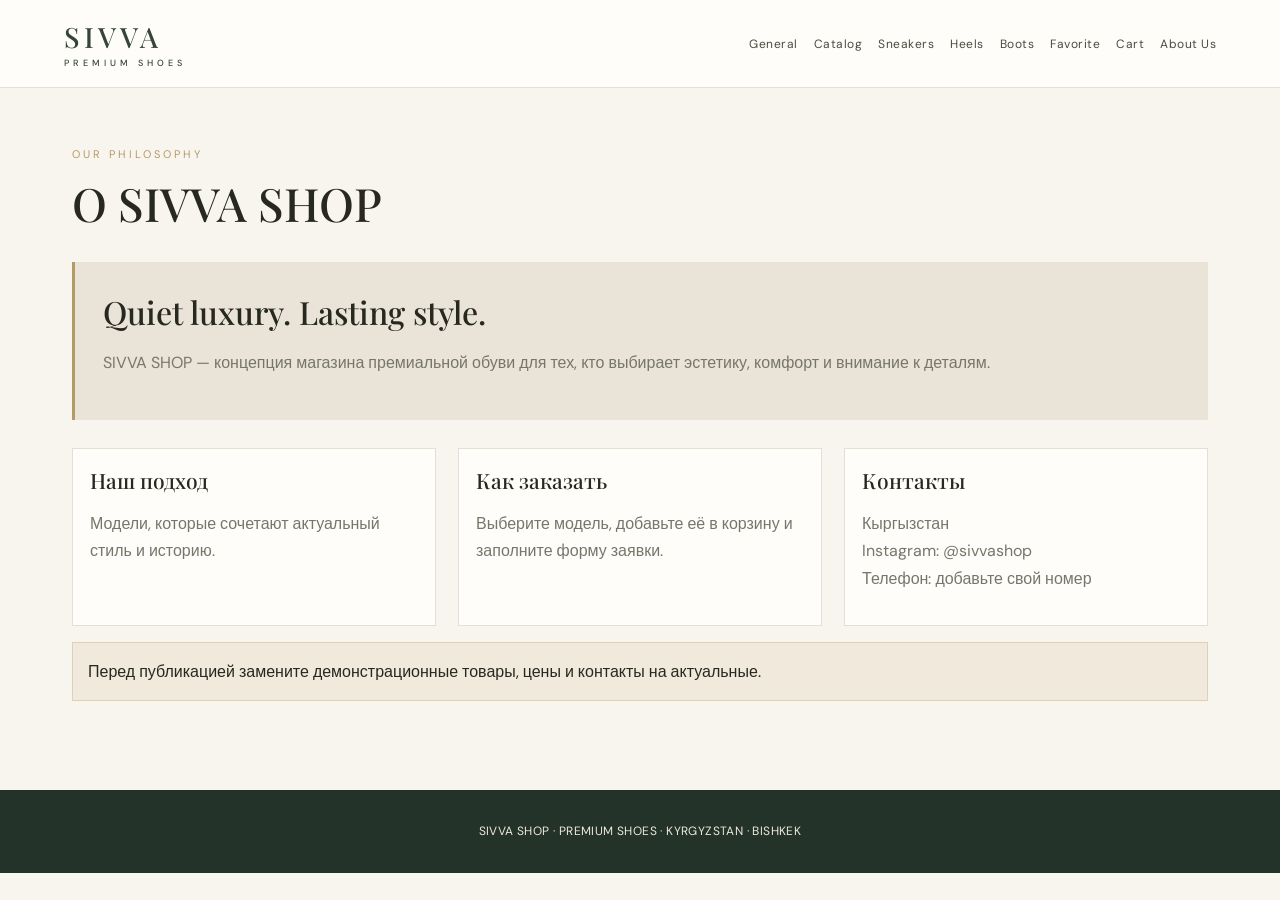
<file: about.html>
<!DOCTYPE html>
<html lang="ru">
<head>
  <meta charset="UTF-8">
  <meta name="viewport" content="width=device-width, initial-scale=1.0">
  <title> O магазине | SIVVA SHOP</title>
  <link rel="stylesheet" href="style.css">
</head>
<body data-page="about">

<header>
  <a class="logo" href="index.html">SIVVA<small>PREMIUM SHOES</small></a>
  <nav>
    <a href="index.html">General</a>
    <a href="catalog.html">Catalog</a>
    <a href="sneakers.html">Sneakers</a>
    <a href="heels.html">Heels</a>
    <a href="boots.html">Boots</a>
    <a href="favorites.html">Favorite</a>
    <a href="cart.html">Cart</a>
    <a href="about.html">About Us</a>
  </nav>
</header>

<section class="section">
  <p class="eyebrow">Our philosophy</p>
  <h1>О SIVVA SHOP</h1>

  <div class="banner">
    <h2>Quiet luxury. Lasting style.</h2>
    <p class="muted">
      SIVVA SHOP — концепция магазина премиальной обуви
      для тех, кто выбирает эстетику, комфорт и внимание к деталям.
    </p>
  </div>

  <div class="grid">
    <div class="product-card">
      <div class="product-info">
        <h3>Наш подход</h3>
        <p class="muted">
          Модели, которые сочетают актуальный стиль
          и историю.
        </p>
      </div>
    </div>

    <div class="product-card">
      <div class="product-info">
        <h3>Как заказать</h3>
        <p class="muted">
          Выберите модель, добавьте её в корзину
          и заполните форму заявки.
        </p>
      </div>
    </div>

    <div class="product-card">
      <div class="product-info">
        <h3>Контакты</h3>
        <p class="muted">
          Кыргызстан<br>
          Instagram: @sivvashop<br>
          Телефон: добавьте свой номер
        </p>
      </div>
    </div>
  </div>

  <p class="notice">
    Перед публикацией замените демонстрационные товары,
    цены и контакты на актуальные.
  </p>
</section>

<footer>SIVVA SHOP · PREMIUM SHOES · KYRGYZSTAN · BISHKEK</footer>
<script src="script.js"></script>
</body>
</html>
</file>
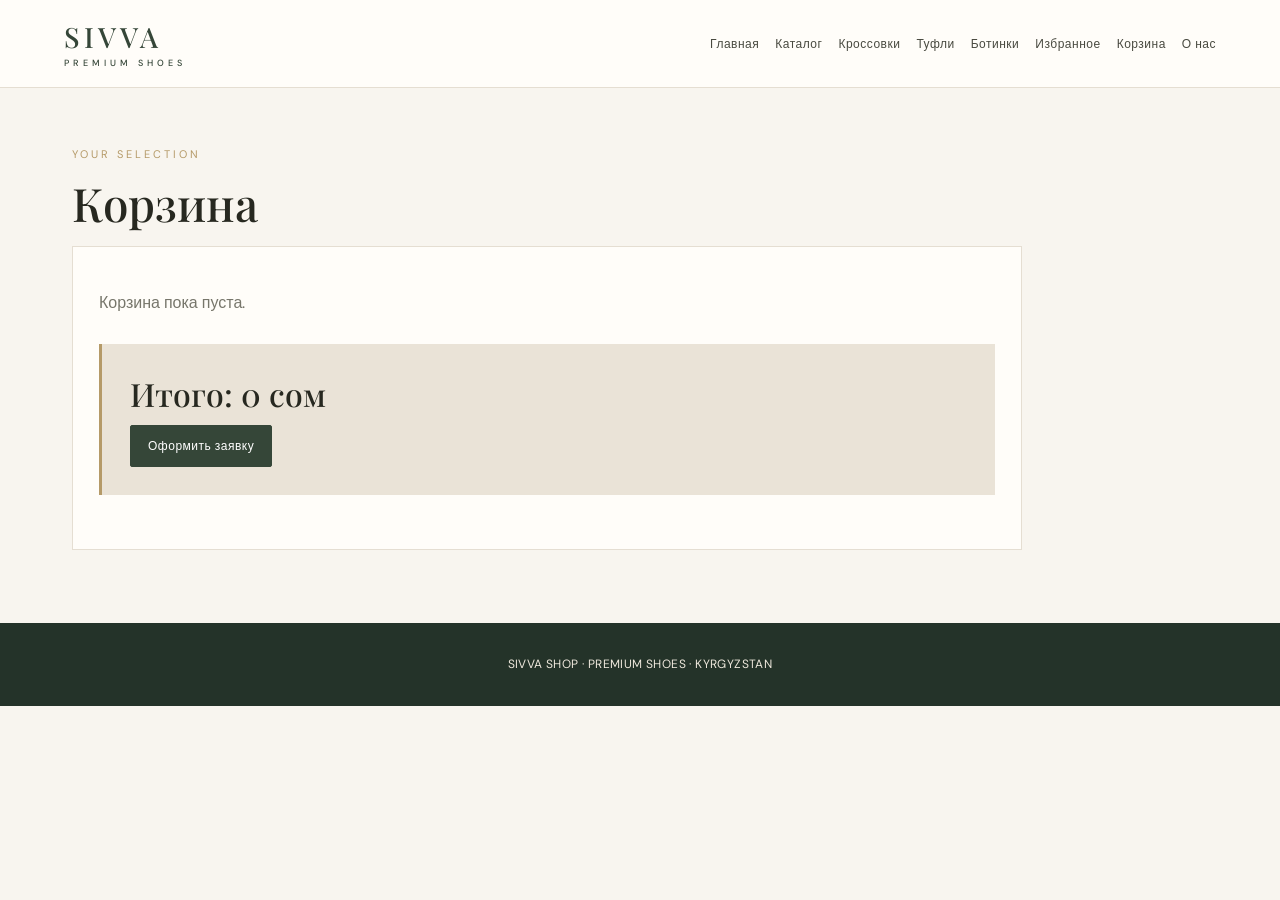
<file: cart.html>
<!DOCTYPE html>
<html lang="ru">
<head>
  <meta charset="UTF-8">
  <meta name="viewport" content="width=device-width, initial-scale=1.0">
  <title>Корзина | SIVVA SHOP</title>
  <link rel="stylesheet" href="style.css">
</head>
<body data-page="cart">

<header>
  <a class="logo" href="index.html">SIVVA<small>PREMIUM SHOES</small></a>
  <nav>
    <a href="index.html">Главная</a>
    <a href="catalog.html">Каталог</a>
    <a href="sneakers.html">Кроссовки</a>
    <a href="heels.html">Туфли</a>
    <a href="boots.html">Ботинки</a>
    <a href="favorites.html">Избранное</a>
    <a href="cart.html">Корзина</a>
    <a href="about.html">О нас</a>
  </nav>
</header>

<section class="section">
  <p class="eyebrow">Your selection</p>
  <h1>Корзина</h1>

  <div class="form-box" style="max-width: 950px;">
    <div id="cartItems"></div>

    <div class="banner">
      <h2>Итого: <span id="cartTotal">0 сом</span></h2>
      <a class="button" href="order.html">Оформить заявку</a>
    </div>
  </div>
</section>

<footer>SIVVA SHOP · PREMIUM SHOES · KYRGYZSTAN</footer>
<script src="script.js"></script>
</body>
</html>
</file>
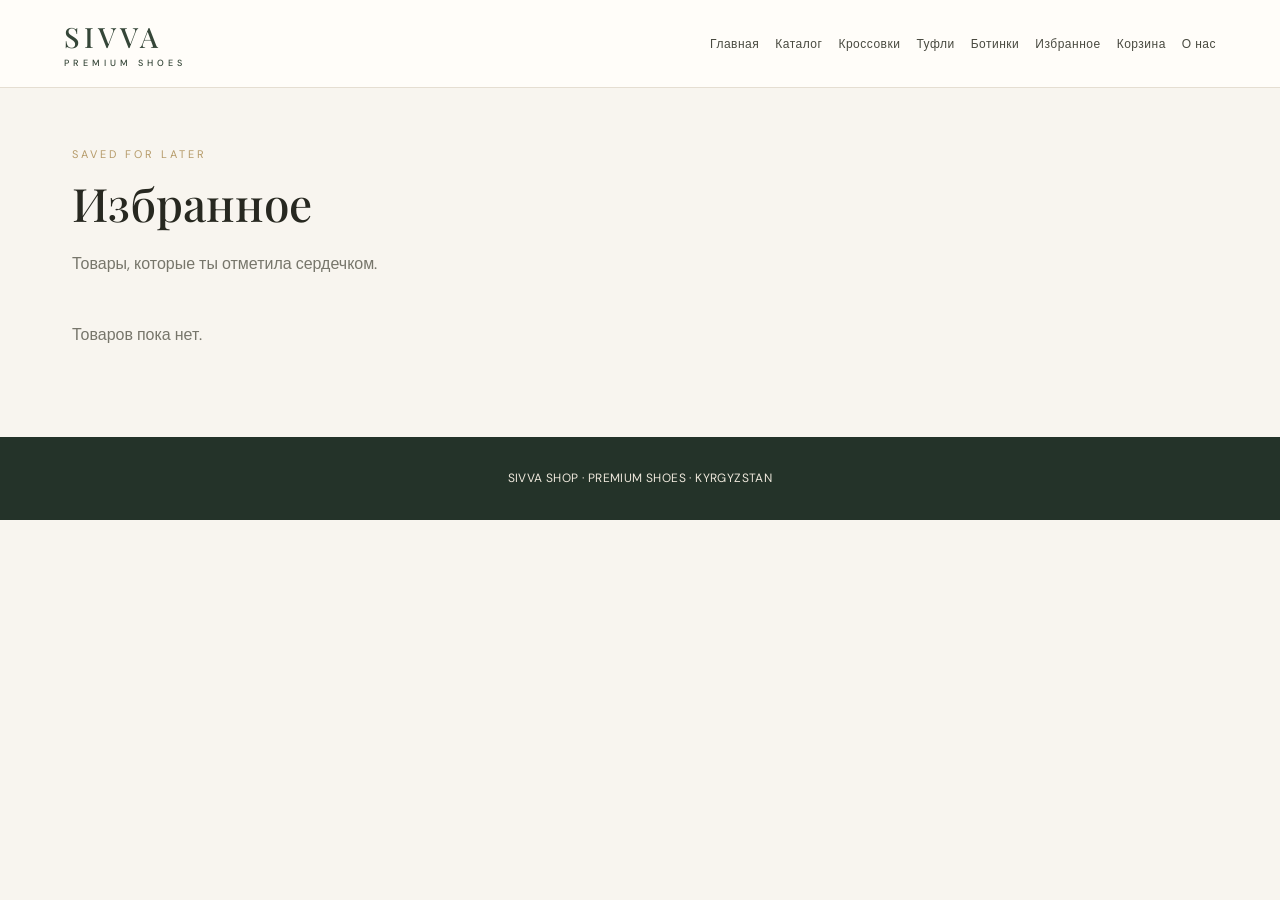
<file: favorites.html>
<!DOCTYPE html>
<html lang="ru">
<head>
  <meta charset="UTF-8">
  <meta name="viewport" content="width=device-width, initial-scale=1.0">
  <title>Избранное | SIVVA SHOP</title>
  <link rel="stylesheet" href="style.css">
</head>
<body data-page="favorites">

<header>
  <a class="logo" href="index.html">SIVVA<small>PREMIUM SHOES</small></a>
  <nav>
    <a href="index.html">Главная</a>
    <a href="catalog.html">Каталог</a>
    <a href="sneakers.html">Кроссовки</a>
    <a href="heels.html">Туфли</a>
    <a href="boots.html">Ботинки</a>
    <a href="favorites.html">Избранное</a>
    <a href="cart.html">Корзина</a>
    <a href="about.html">О нас</a>
  </nav>
</header>

<section class="section">
  <p class="eyebrow">Saved for later</p>
  <h1>Избранное</h1>
  <p class="muted section-intro">
    Товары, которые ты отметила сердечком.
  </p>
  <div id="productList" class="grid"></div>
</section>

<footer>SIVVA SHOP · PREMIUM SHOES · KYRGYZSTAN</footer>
<script src="script.js"></script>
</body>
</html>
</file>
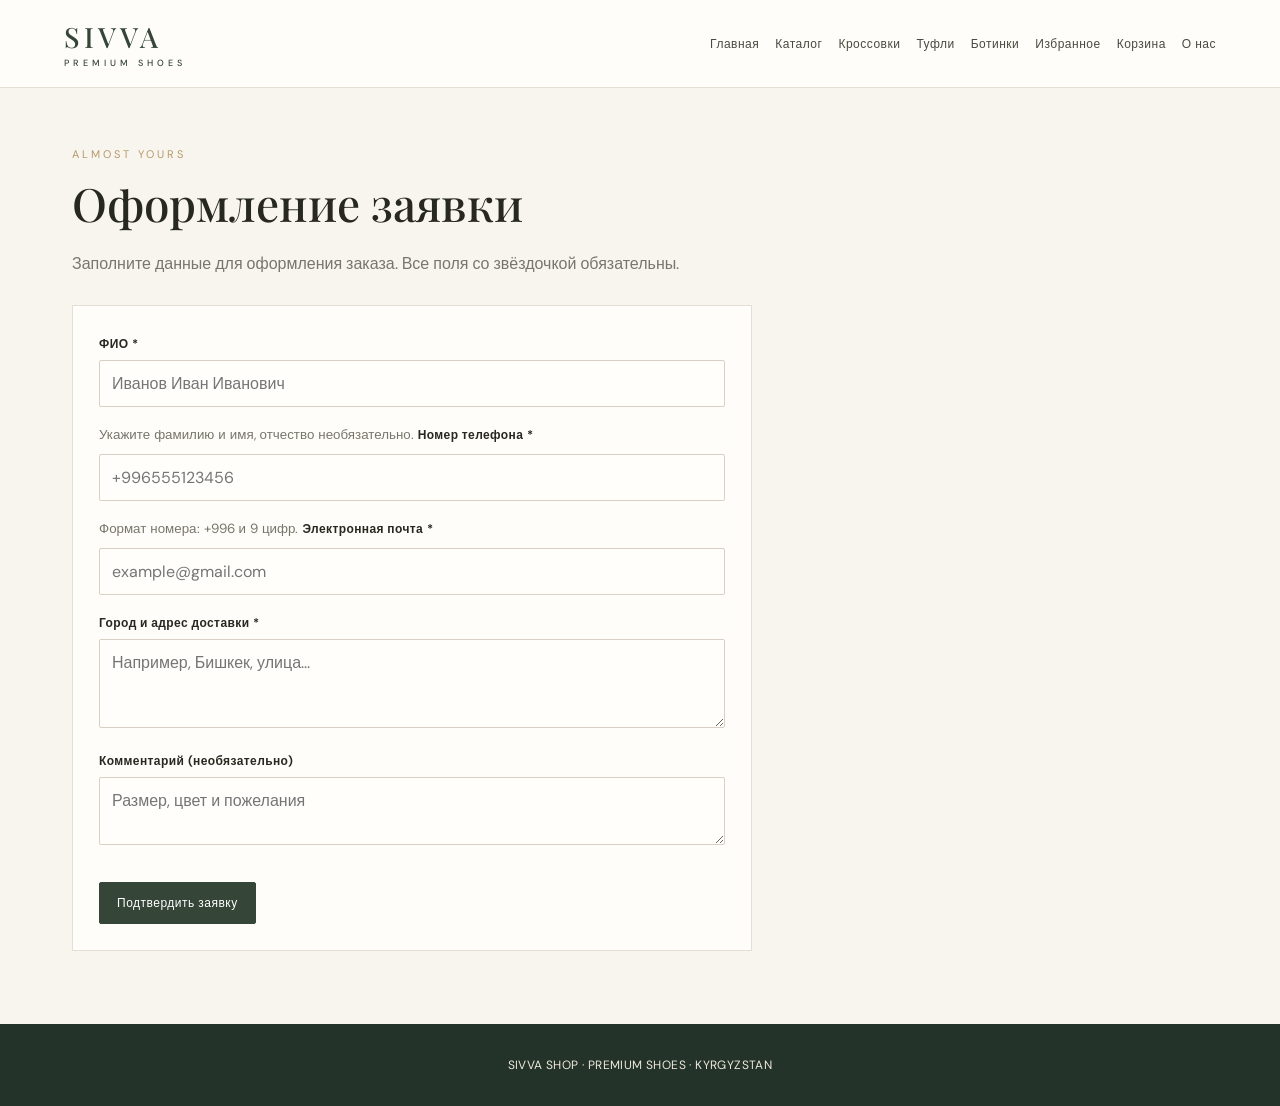
<file: order.html>
<!DOCTYPE html>
<html lang="ru">
<head>
  <meta charset="UTF-8">
  <meta name="viewport" content="width=device-width, initial-scale=1.0">
  <title>Оформление заявки | SIVVA SHOP</title>
  <link rel="stylesheet" href="style.css">
</head>

<body data-page="order">

<header>
  <a class="logo" href="index.html">
    SIVVA
    <small>PREMIUM SHOES</small>
  </a>

  <nav>
    <a href="index.html">Главная</a>
    <a href="catalog.html">Каталог</a>
    <a href="sneakers.html">Кроссовки</a>
    <a href="heels.html">Туфли</a>
    <a href="boots.html">Ботинки</a>
    <a href="favorites.html">Избранное</a>
    <a href="cart.html">Корзина</a>
    <a href="about.html">О нас</a>
  </nav>
</header>

<section class="section">

  <p class="eyebrow">Almost yours</p>

  <h1>Оформление заявки</h1>

  <p class="muted section-intro">
    Заполните данные для оформления заказа.
    Все поля со звёздочкой обязательны.
  </p>

  <form id="orderForm" class="form-box">

    <!-- ФИО -->
    <label for="customerName">ФИО *</label>
    <input
      id="customerName"
      name="name"
      type="text"
      placeholder="Иванов Иван Иванович"
      autocomplete="name"
      required
    >

    <small class="muted">
      Укажите фамилию и имя, отчество необязательно.
    </small>

    <!-- Телефон -->
    <label for="customerPhone">Номер телефона *</label>
    <input
      id="customerPhone"
      name="phone"
      type="tel"
      placeholder="+996555123456"
      autocomplete="tel"
      required
    >

    <small class="muted">
      Формат номера: +996 и 9 цифр.
    </small>

    <!-- Электронная почта -->
    <label for="customerEmail">Электронная почта *</label>
    <input
      id="customerEmail"
      name="email"
      type="email"
      placeholder="example@gmail.com"
      autocomplete="email"
      required
    >

    <!-- Адрес доставки -->
    <label for="customerAddress">
      Город и адрес доставки *
    </label>

    <textarea
      id="customerAddress"
      name="address"
      rows="3"
      placeholder="Например, Бишкек, улица..."
      autocomplete="street-address"
      required
    ></textarea>

    <!-- Комментарий -->
    <label for="customerComment">
      Комментарий (необязательно)
    </label>

    <textarea
      id="customerComment"
      name="comment"
      rows="2"
      placeholder="Размер, цвет и пожелания"
    ></textarea>

    <!-- Сообщение об ошибке или результате -->
    <p
      id="orderMessage"
      class="muted"
      role="status"
      aria-live="polite"
    ></p>

    <button type="submit">
      Подтвердить заявку
    </button>

  </form>
</section>

<footer>
  SIVVA SHOP · PREMIUM SHOES · KYRGYZSTAN
</footer>

<script src="script.js"></script>

</body>
</html>
</file>
<file: style.css>
@import url('https://fonts.googleapis.com/css2?family=DM+Sans:wght@400;500;600;700&family=Playfair+Display:wght@400;500;600;700&display=swap');

:root {
  --cream: #f8f5ef;
  --white: #fffdf9;
  --beige: #e8dece;
  --olive: #354638;
  --dark-green: #243329;
  --gold: #b59a68;
  --text: #272820;
  --muted: #77766b;
  --line: #e5ded2;
}

* {
  box-sizing: border-box;
}

body {
  margin: 0;
  background: var(--cream);
  color: var(--text);
  font-family: 'DM Sans', Arial, sans-serif;
}

h1, h2, h3, .logo {
  font-family: 'Playfair Display', Georgia, serif;
  font-weight: 500;
}

a {
  color: inherit;
}


header {
  background: var(--white);
  border-bottom: 1px solid var(--line);
  padding: 18px 5%;
  display: flex;
  align-items: center;
  justify-content: space-between;
  gap: 20px;
  flex-wrap: wrap;
}

.logo {
  text-decoration: none;
  font-size: 28px;
  letter-spacing: 4px;
  color: var(--olive);
}

.logo small {
  display: block;
  font-family: 'DM Sans', Arial, sans-serif;
  font-size: 9px;
  letter-spacing: 4px;
  text-align: center;
  margin-top: 2px;
}

nav {
  display: flex;
  gap: 16px;
  flex-wrap: wrap;
}

nav a {
  text-decoration: none;
  color: #494a40;
  font-size: 12px;
  letter-spacing: .5px;
}

nav a:hover {
  color: var(--gold);
}

/* HERO */

.hero {
  min-height: 440px;
  padding: 75px 8%;
  display: flex;
  align-items: center;

  background:
    linear-gradient(
      100deg,
      rgba(36,51,41,.94),
      rgba(53,70,56,.78)
    ),
    url('images/hero.jpg') center/cover;

  color: white;
}

.hero-content {
  max-width: 650px;
}

.eyebrow {
  text-transform: uppercase;
  letter-spacing: 3px;
  font-size: 11px;
  color: #b59a68;
}

.hero h1 {
  font-size: clamp(42px, 6vw, 72px);
  line-height: 1.06;
  margin: 15px 0;
}

.hero p {
  max-width: 520px;
  color: #e8e5db;
  line-height: 1.8;
}

/* BUTTONS */

.button, button {
  display: inline-block;
  background: var(--olive);
  color: white;
  border: 1px solid var(--olive);
  border-radius: 2px;
  padding: 12px 17px;
  cursor: pointer;
  text-decoration: none;
  font: 500 12px 'DM Sans', Arial, sans-serif;
  letter-spacing: .5px;
}

.button:hover,
button:hover {
  background: var(--dark-green);
}

.button-light,
.secondary {
  background: transparent;
  color: var(--olive);
  border-color: var(--olive);
}

.button-light:hover,
.secondary:hover {
  background: var(--beige);
}

/* SECTIONS */

.section {
  max-width: 1180px;
  margin: auto;
  padding: 48px 22px;
}

.section h1 {
  font-size: clamp(32px, 4vw, 46px);
  margin: 0 0 12px;
}

.section h2 {
  font-size: 32px;
  margin: 0 0 10px;
}

.muted {
  color: var(--muted);
  line-height: 1.7;
}

.section-intro {
  max-width: 650px;
  margin-bottom: 28px;
}

/* PRODUCT GRID */

.grid {
  display: grid;
  grid-template-columns: repeat(
    auto-fit,
    minmax(230px, 1fr)
  );
  gap: 22px;
}

.product-card {
  background: var(--white);
  border: 1px solid var(--line);
  transition: transform 0.3s ease, box-shadow 0.3s ease;
  overflow: hidden;
}

.product-card:hover {
  transform: translateY(-5px);
  box-shadow: 0 10px 20px rgba(0, 0, 0, 0.15);
}

.product-card img {
  display: block;
  width: 100%;
  height: 260px;
  object-fit: cover;
  background: var(--beige);
  transition: transform 0.3s ease;
}

.product-card:hover img {
  transform: scale(1.05);
}

.product-info {
  padding: 17px;
}

.product-info h3 {
  font-size: 21px;
  margin: 0 0 8px;
}

.price {
  font-size: 16px;
  font-weight: 700;
  color: var(--olive);
  margin: 12px 0 16px;
}

.product-info button {
  margin: 0 5px 6px 0;
}

.product-info p a {
  font-size: 12px;
  text-underline-offset: 4px;
}

/* BANNER */

.banner {
  background: #eae3d7;
  padding: 28px;
  margin: 28px 0;
  border-left: 3px solid var(--gold);
}

/* FORMS */

.form-box {
  max-width: 680px;
  background: var(--white);
  padding: 26px;
  border: 1px solid var(--line);
}

input,
textarea,
select {
  width: 100%;
  padding: 12px;
  border: 1px solid #d8d0c3;
  border-radius: 2px;
  margin: 7px 0 16px;
  font: inherit;
  background: #fffefa;
}

label {
  font-size: 12px;
  letter-spacing: .4px;
  font-weight: 700;
}

/* CART */

.cart-row {
  display: flex;
  align-items: center;
  justify-content: space-between;
  gap: 15px;
  padding: 16px 0;
  border-bottom: 1px solid var(--line);
  flex-wrap: wrap;
}

/* NOTICE */

.notice {
  padding: 15px;
  background: #f1eadc;
  border: 1px solid #dfd0b5;
  line-height: 1.7;
}

/* FOOTER */

footer {
  background: var(--dark-green);
  color: #eee8dc;
  padding: 30px 5%;
  text-align: center;
  line-height: 1.9;
  font-size: 12px;
  letter-spacing: .4px;
  margin-top: 25px;
}

/* АДАПТИВНОСТЬ */

@media (max-width: 700px) {

  header {
    align-items: flex-start;
  }

  nav {
    gap: 11px;
  }

  .hero {
    padding: 55px 23px;
    min-height: 390px;
  }

  .product-card img {
    height: 230px;
  }

}

/* АНИМАЦИИ */

.product-card:active {
  transform: scale(0.97);
}

/* ==========================
   SIVVA ADMIN PANEL
========================== */

/* Статистика товаров */

.admin-summary {
  display: flex;
  align-items: center;
  justify-content: space-between;
  gap: 18px;
  flex-wrap: wrap;

  background: #eae3d7;
  padding: 20px 24px;
  margin: 25px 0;

  border-left: 3px solid var(--gold);
}

.admin-summary > div {
  display: flex;
  flex-direction: column;
  gap: 3px;
}

.admin-summary-number {
  color: var(--dark-green);
  font: 500 34px 'Playfair Display', Georgia, serif;
}

/* Форма админки */

.admin-form-box {
  margin: 25px 0 45px;
}

.admin-form-box h2,
.admin-list-section h2 {
  margin-top: 0;
}

.admin-help {
  font-size: 12px;
  margin-top: -8px;
}

/* Список товаров */

.admin-products {
  display: grid;
  gap: 16px;
}

.admin-product {
  display: grid;
  grid-template-columns: 180px 1fr;
  gap: 20px;

  background: var(--white);
  border: 1px solid var(--line);
  padding: 14px;
}

.admin-product img {
  width: 100%;
  height: 180px;
  object-fit: cover;
  background: var(--beige);
}

.admin-product-info h3 {
  margin: 3px 0 6px;
  font-size: 22px;
}

.admin-product-info p {
  margin: 7px 0;
}

/* Кнопки управления */

.admin-actions {
  display: flex;
  gap: 8px;
  flex-wrap: wrap;
  margin-top: 12px;
}

/* Кнопка удаления */

button.danger {
  background: #8b3932;
  border-color: #8b3932;
  color: white;
}

button.danger:hover {
  background: #6f2c27;
}



#cancelBtn {
  display: none;
}



@media (max-width: 600px) {

  .admin-product {
    grid-template-columns: 1fr;
  }

  .admin-product img {
    height: 220px;
  }

  .admin-summary .button {
    width: 100%;
    text-align: center;
  }

}
</file>
